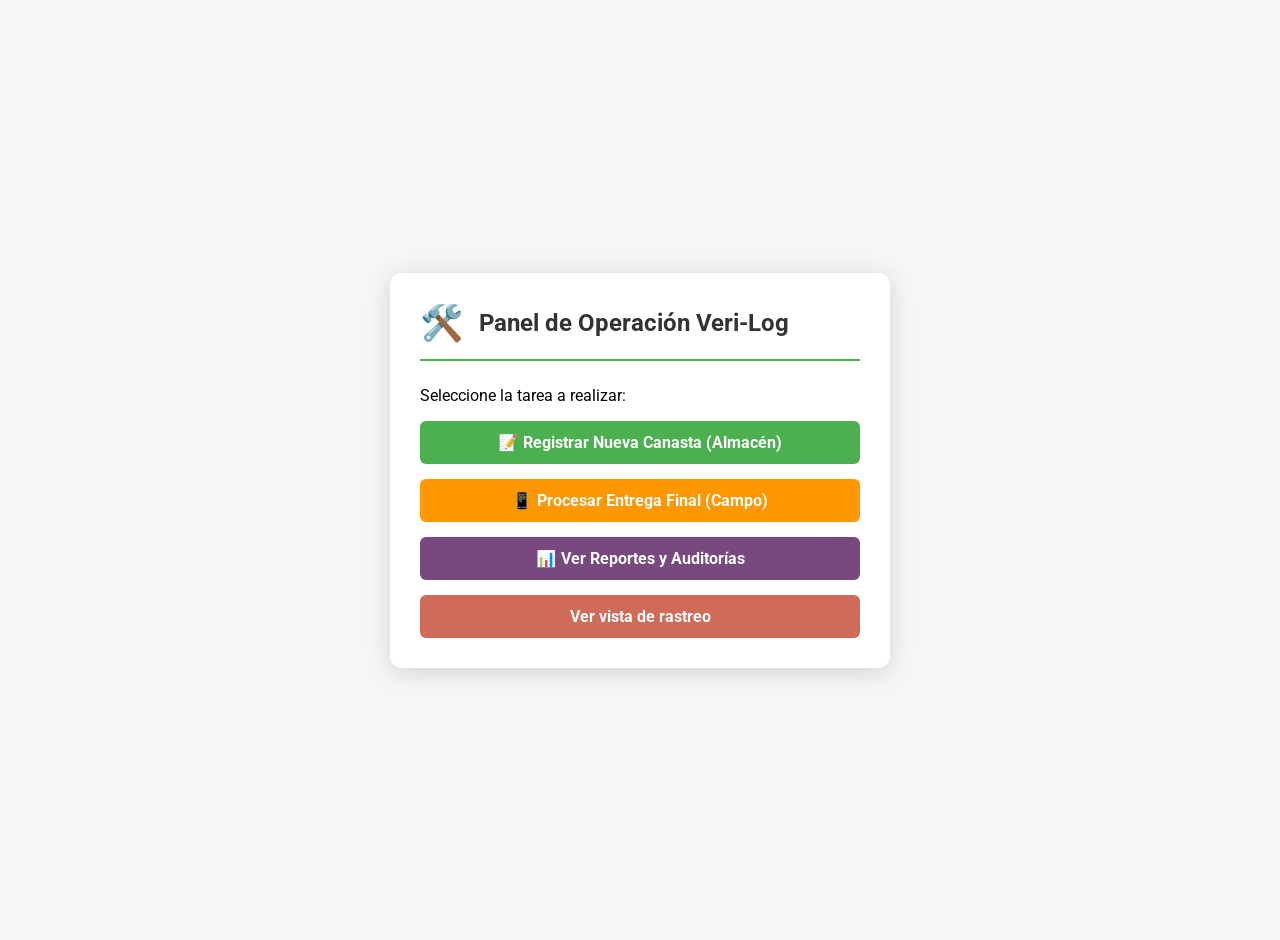
<file: index.html>
<!DOCTYPE html>
<html lang="es">
<head>
    <meta charset="UTF-8">
    <meta name="viewport" content="width=device-width, initial-scale=1.0">
    <title>Veri-Log - Panel de Operación</title>
    <link href="https://fonts.googleapis.com/css2?family=Roboto:wght@400;700&display=swap" rel="stylesheet">
    <link rel="stylesheet" href="styles.css">
    <script src="script.js" defer></script>
</head>
<body>

    <div class="container">
        <div class="header">
            <span class="logo">🛠️</span>
            <h1>Panel de Operación Veri-Log</h1>
        </div>
        <p>Seleccione la tarea a realizar:</p>
        <div class="delivery-actions">
             <a href="register.html" class="btn-primary">
                <span class="icon-mock icon-register"></span>
                Registrar Nueva Canasta (Almacén)
             </a>
             <a href="scan.html" class="btn-primary" style="background-color: #FF9800;">
                <span class="icon-mock icon-scan"></span>
                Procesar Entrega Final (Campo)
             </a>
             <a href="reportes.html" class="btn-primary" style="background-color: #78487e"> 
                <span class="icon-mock icon-report"></span>
                Ver Reportes y Auditorías
            </a>
            <a href="rastreo.html" class="btn-primary" style="background-color: #d06b59;""> 
                Ver vista de rastreo
            </a>
        </div>
    </div>

</body>
</html>
</file>
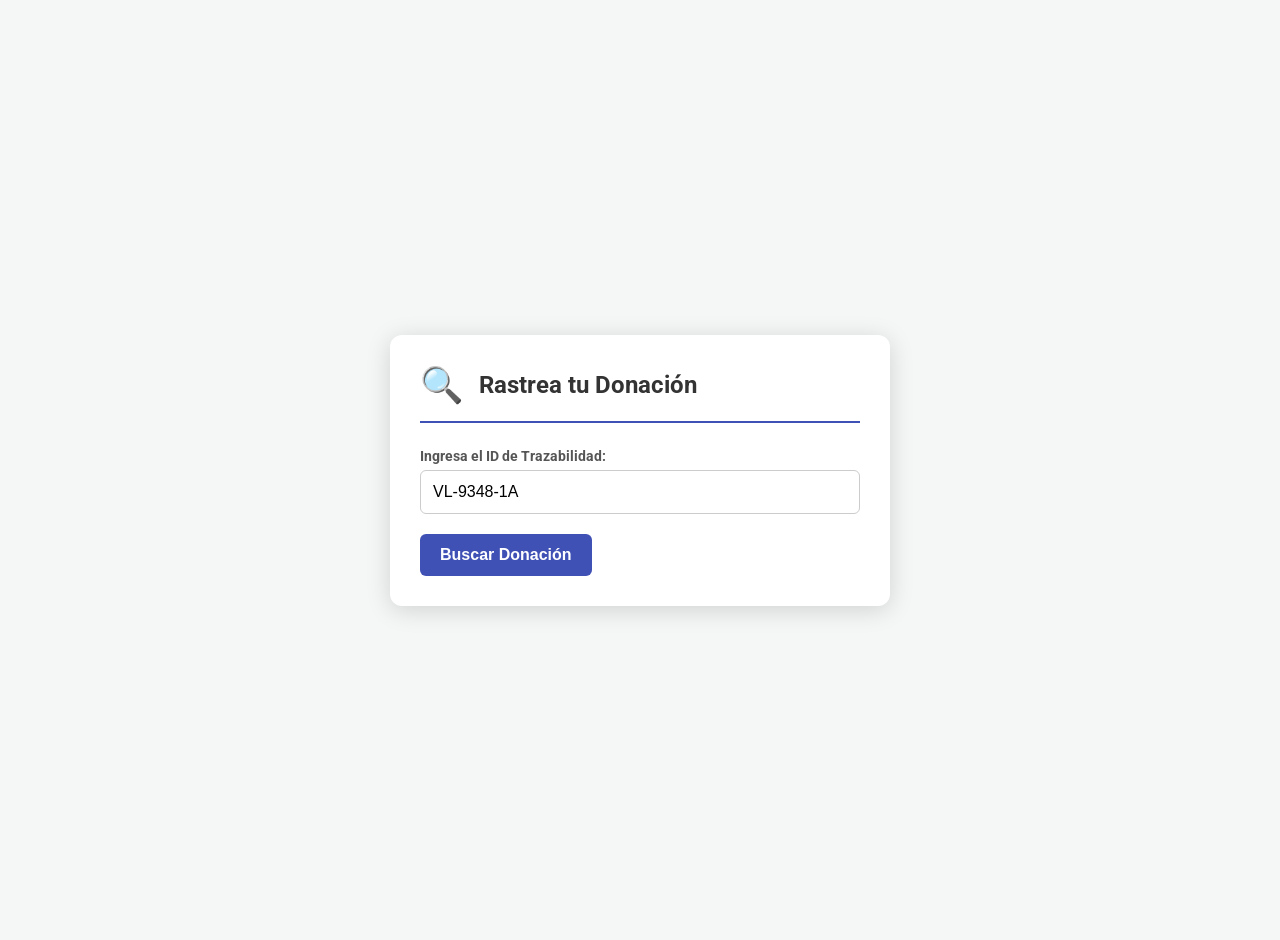
<file: rastreo.html>
<!DOCTYPE html>
<html lang="es">
<head>
    <meta charset="UTF-8">
    <meta name="viewport" content="width=device-width, initial-scale=1.0">
    <title>Veri-Log - Rastrea tu Donación</title>
    <link href="https://fonts.googleapis.com/css2?family=Roboto:wght@400;700&display=swap" rel="stylesheet">
    <link rel="stylesheet" href="styles.css">
    <script src="script.js" defer></script>
</head>
<body onload="initializeRastreo()">

    <div class="container">
        <div class="header" style="border-bottom-color: #3f51b5;">
            <span class="logo" style="color: #3f51b5;">🔍</span>
            <h1>Rastrea tu Donación</h1>
        </div>

        <form id="rastreo-form" onsubmit="trackDonation(event)">
            <div class="form-group">
                <label for="rastreo-id">Ingresa el ID de Trazabilidad: </label>
                <input type="text" id="rastreo-id" placeholder="Ej. VL-1061-1A" required value="VL-9348-1A">
            </div>
            <button type="submit" class="btn-primary btn-full" style="background-color: #3f51b5;">Buscar Donación</button>
        </form>

        <div id="rastreo-resultado" style="display: none; margin-top: 30px;">
            <h2>Estado de la Canasta: <span id="rastreo-id-mostrar"></span></h2>
            
            <div class="timeline">
                <div class="timeline-item done">
                    <span class="date">2025-11-26</span>
                    <p>✅ **Donación Registrada** (ID Creado, Inmutable)</p>
                </div>
                <div class="timeline-item current">
                    <span class="date">2025-11-27</span>
                    <p>📦 **En Almacén Central** (Verificación de Contenido)</p>
                </div>
                <div class="timeline-item pending">
                    <span class="date">Pendiente</span>
                    <p>🚚 **En Ruta de Entrega** (Asignación de Beneficiario)</p>
                </div>
                <div class="timeline-item pending">
                    <span class="date">Pendiente</span>
                    <p>🎉 **Entrega Finalizada** (Evidencia fotográfica adjunta)</p>
                </div>
            </div>

            <p style="margin-top: 20px;">
                <span style="font-weight: 700;">Próximo Paso:</span> La canasta será asignada a un sector de entrega.
            </p>
        </div>
    </div>

    <style>
        /* Estilos del Timeline de Rastreo */
        .timeline {
            border-left: 3px solid #ccc;
            padding-left: 20px;
            margin-top: 20px;
        }
        .timeline-item {
            position: relative;
            padding: 10px 0;
            line-height: 1.4;
        }
        .timeline-item::before {
            content: '';
            position: absolute;
            left: -29px;
            top: 15px;
            width: 15px;
            height: 15px;
            border-radius: 50%;
            background-color: #ccc;
            border: 3px solid white;
        }
        .timeline-item.done::before {
            background-color: #4CAF50; 
        }
        .timeline-item.current::before {
            background-color: #FF9800;
        }
        .timeline-item.pending::before {
            background-color: #f0f0f0;
        }
        .timeline-item p {
            margin: 0;
        }
        .timeline-item .date {
            display: block;
            font-size: 12px;
            color: #999;
        }
    </style>
</body>
</html>
</file>
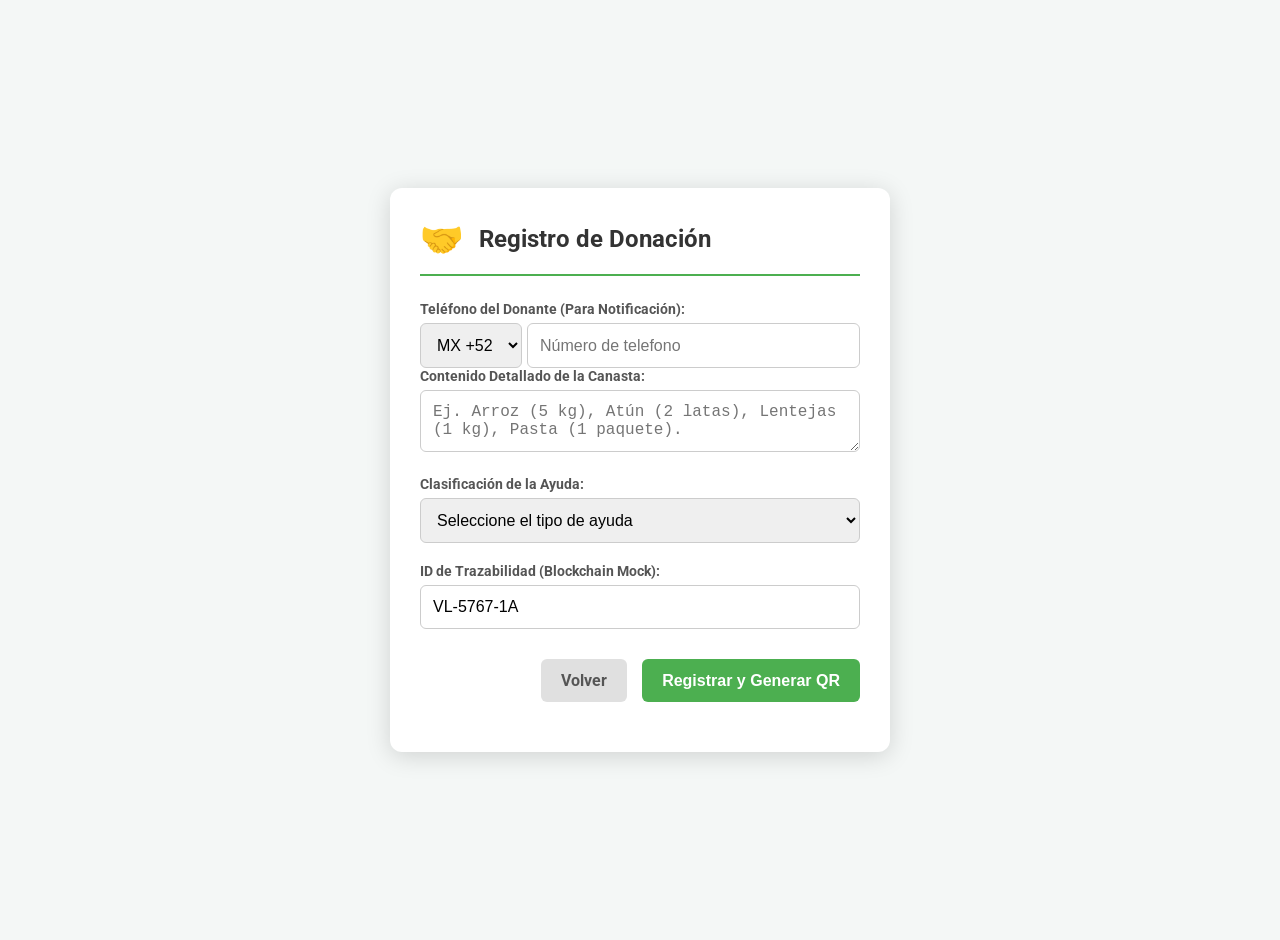
<file: register.html>
<!DOCTYPE html>
<html lang="es">
<head>
    <meta charset="UTF-8">
    <meta name="viewport" content="width=device-width, initial-scale=1.0">
    <title>Veri-Log - Registrar Canasta</title>
    <link href="https://fonts.googleapis.com/css2?family=Roboto:wght+400;700&display=swap" rel="stylesheet">
    <link rel="stylesheet" href="styles.css">
    <script src="script.js" defer></script>
</head>
<body onload="initializeRegisterScreen()">

    <div class="container">
        <div class="header">
            <span class="logo">🤝</span>
            <h1>Registro de Donación</h1>
        </div>

        <form onsubmit="registerCanasta(event)">
            <div class="form-group">
                <label for="reg-telefono">Teléfono del Donante (Para Notificación):</label>
                <div style="display: flex; gap: 5px;">
                    <select id="reg-lada" required style="width: auto;">
                        <option value="+52" disabled selected >MX +52</option>
                        <option value="+1">US +1</option>
                    </select>
                <input type="tel" id="reg-telefono" placeholder="Número de telefono" required style="flex-grow: 1;">
                </div>

            <div class="form-group">
                <label for="reg-contenido">Contenido Detallado de la Canasta:</label>
                <textarea id="reg-contenido" placeholder="Ej. Arroz (5 kg), Atún (2 latas), Lentejas (1 kg), Pasta (1 paquete)." required></textarea>
            </div>

            <div class="form-group">
                <label for="reg-clasificacion">Clasificación de la Ayuda:</label>
                <div class="select-wrapper">
                    <select id="reg-clasificacion" required>
                        <option value="" disabled selected>Seleccione el tipo de ayuda</option>
                        <option value="no-perecedero">Alimentos No Perecederos</option>
                        <option value="perecedero">Alimentos Perecederos</option>
                        <option value="kits-higiene">Kits de Higiene</option>
                    </select>
                </div>
            </div>

            <div class="form-group">
                <label for="reg-id">ID de Trazabilidad (Blockchain Mock):</label>
                <input type="text" id="reg-id" value="" readonly title="ID generado automáticamente, que será la clave del registro inmutable.">
            </div>


            <div class="actions">
                <a href="index.html" class="btn-secondary">Volver</a>
                <button type="submit" class="btn-primary">Registrar y Generar QR</button>
            </div>
        </form>
    </div>

</body>
</html>
</file>
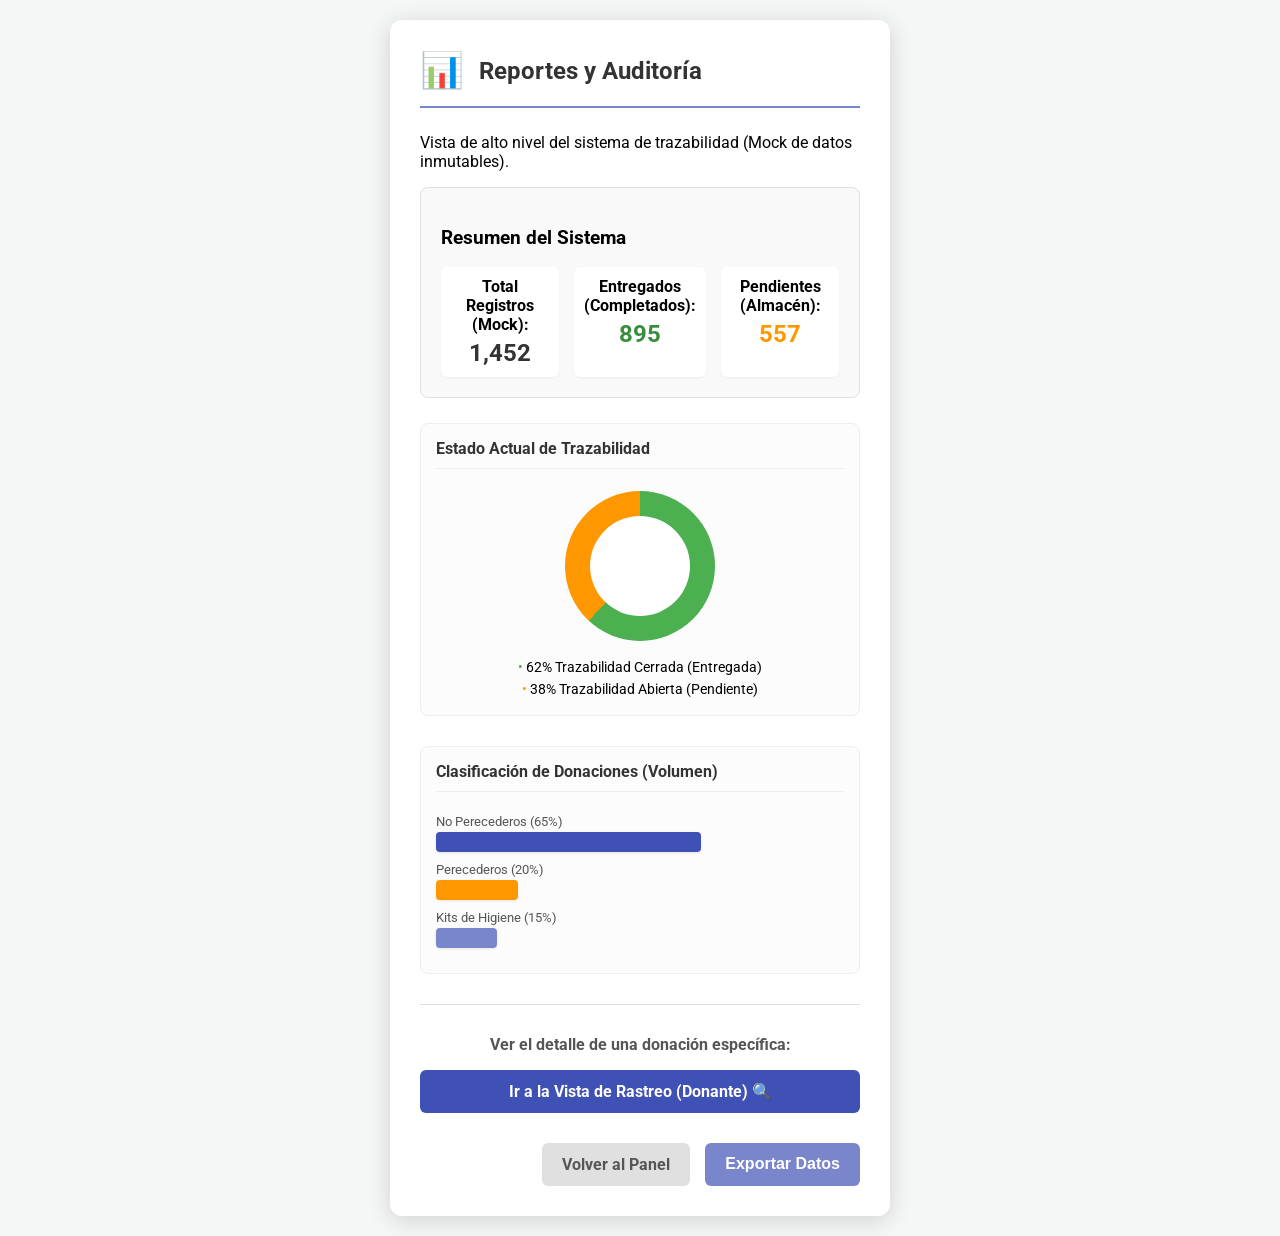
<file: reportes.html>
<!DOCTYPE html>
<html lang="es">
<head>
    <meta charset="UTF-8">
    <meta name="viewport" content="width=device-width, initial-scale=1.0">
    <title>Veri-Log - Reportes y Auditoría</title>
    <link href="https://fonts.googleapis.com/css2?family=Roboto:wght@400;700&display=swap" rel="stylesheet">
    <link rel="stylesheet" href="styles.css">
</head>
<body>

    <div class="container">
        <div class="header" style="border-bottom-color: #7986CB;">
            <span class="logo" style="color: #7986CB;">📊</span>
            <h1>Reportes y Auditoría</h1>
        </div>
        <p>Vista de alto nivel del sistema de trazabilidad (Mock de datos inmutables).</p>

        <div class="report-box" style="margin-bottom: 25px;">
            <h3>Resumen del Sistema</h3>
            <div class="grid-stats">
                <div class="stat-item">
                    <strong>Total Registros (Mock):</strong>
                    <div class="stat-value">1,452</div>
                </div>
                <div class="stat-item">
                    <strong>Entregados (Completados):</strong>
                    <div class="stat-value" style="color: #388e3c;">895</div>
                </div>
                <div class="stat-item">
                    <strong>Pendientes (Almacén):</strong>
                    <div class="stat-value" style="color: #FF9800;">557</div>
                </div>
            </div>
        </div>

        <div class="chart-section">
            <h4>Estado Actual de Trazabilidad</h4>
            <div class="donut-chart-mock">
                <div class="donut-slice complete" style="--p:62; --c:#4CAF50;">62%</div>
            </div>
            <div class="chart-legend">
                <span style="color:#4CAF50;">•</span> 62% Trazabilidad Cerrada (Entregada)
                <br>
                <span style="color:#FF9800;">•</span> 38% Trazabilidad Abierta (Pendiente)
            </div>
        </div>
        
        <div class="chart-section">
            <h4>Clasificación de Donaciones (Volumen)</h4>
            <div class="bar-chart-mock">
                <div class="bar-group">
                    <div class="bar-label">No Perecederos (65%)</div>
                    <div class="bar" style="width: 65%; background-color: #3f51b5;"></div>
                </div>
                <div class="bar-group">
                    <div class="bar-label">Perecederos (20%)</div>
                    <div class="bar" style="width: 20%; background-color: #FF9800;"></div>
                </div>
                <div class="bar-group">
                    <div class="bar-label">Kits de Higiene (15%)</div>
                    <div class="bar" style="width: 15%; background-color: #7986CB;"></div>
                </div>
            </div>
        </div>
        
        <hr style="border: 0; border-top: 1px solid #ddd; margin: 30px 0;">

        <div style="text-align: center;">
            <p style="font-weight: 700; color: #555;">Ver el detalle de una donación específica:</p>
            <a href="rastreo.html" class="btn-primary" style="background-color: #3f51b5;">
                Ir a la Vista de Rastreo (Donante) 🔍
            </a>
        </div>


        <div class="actions">
            <a href="index.html" class="btn-secondary">Volver al Panel</a>
            <button type="button" class="btn-primary" style="background-color: #7986CB;" onclick="alert('Simulación: Generando archivo CSV/PDF de auditoría.')">
                Exportar Datos
            </button>
        </div>
    </div>

    <style>
        /* --- ESTILOS DE GRÁFICAS --- */

        .chart-section {
            margin-bottom: 30px;
            padding: 15px;
            border: 1px solid #eee;
            border-radius: 8px;
            background-color: #fcfcfc;
        }

        h4 {
            color: #333;
            margin-top: 0;
            border-bottom: 1px solid #eee;
            padding-bottom: 10px;
        }

        /* 1. Bar Chart Mock */
        .bar-chart-mock {
            margin-top: 15px;
        }

        .bar-group {
            margin-bottom: 10px;
        }

        .bar-label {
            font-size: 13px;
            color: #555;
            margin-bottom: 3px;
        }

        .bar {
            height: 20px;
            border-radius: 4px;
            transition: width 0.5s ease-out; /* Mock de animación */
            box-shadow: 0 1px 3px rgba(0,0,0,0.1);
        }
        
        /* 2. Donut Chart Mock (Usa CSS Conic-Gradient) */
        .donut-chart-mock {
            width: 150px;
            height: 150px;
            margin: 15px auto;
            border-radius: 50%;
            position: relative;
            background: conic-gradient(#4CAF50 0% 62%, #FF9800 62% 100%); /* 62% vs 38% */
        }
        
        .donut-chart-mock::after {
            content: '';
            position: absolute;
            top: 25px;
            left: 25px;
            width: 100px;
            height: 100px;
            border-radius: 50%;
            background: white; /* Centro blanco */
        }

        .donut-slice {
            position: absolute;
            top: 50%;
            left: 50%;
            transform: translate(-50%, -50%);
            font-weight: 700;
            color: #4CAF50;
            font-size: 18px;
        }
        
        .chart-legend {
            text-align: center;
            font-size: 14px;
            line-height: 1.6;
        }


        /* Estilos ya existentes del contenedor (por si acaso no están en styles.css) */
        .report-box {
            padding: 20px;
            border: 1px solid #e0e0e0;
            border-radius: 8px;
            background-color: #f9f9f9;
        }
        .grid-stats {
            display: grid;
            grid-template-columns: repeat(3, 1fr);
            gap: 15px;
            margin-top: 15px;
            text-align: center;
        }
        .stat-item {
            padding: 10px;
            background-color: white;
            border-radius: 6px;
            box-shadow: 0 1px 3px rgba(0,0,0,0.05);
        }
        .stat-value {
            font-size: 24px;
            font-weight: 700;
            margin-top: 5px;
            color: #333;
        }
    </style>
</body>
</html>
</file>
<file: styles.css>
/* BASE & UTILIDADES */
body {
    font-family: 'Roboto', sans-serif;
    background-color: #f4f7f6;
    display: flex;
    justify-content: center;
    align-items: center;
    min-height: 100vh;
    margin: 0;
    padding: 20px;
}

.container {
    background-color: #ffffff;
    border-radius: 12px;
    box-shadow: 0 4px 25px rgba(0, 0, 0, 0.15);
    width: 100%;
    max-width: 500px;
    padding: 30px;
    box-sizing: border-box;
}

.header {
    display: flex;
    align-items: center;
    margin-bottom: 25px;
    padding-bottom: 15px;
    border-bottom: 2px solid #4CAF50; /* Verde ODS 2 */
}

.logo {
    font-size: 35px;
    margin-right: 15px;
    color: #4CAF50;
}

h1 {
    color: #333;
    font-weight: 700;
    font-size: 24px;
    margin: 0;
}

/* FORMULARIOS Y BOTONES */
.form-group {
    margin-bottom: 20px;
}

label {
    display: block;
    margin-bottom: 6px;
    color: #555;
    font-weight: 700;
    font-size: 14px;
}

input:not([type="checkbox"]), textarea, select {
    width: 100%;
    padding: 12px;
    border: 1px solid #ccc;
    border-radius: 6px;
    box-sizing: border-box;
    font-size: 16px;
    transition: border-color 0.3s;
}

input:focus, textarea:focus, select:focus {
    border-color: #4CAF50;
    box-shadow: 0 0 5px rgba(76, 175, 80, 0.5);
    outline: none;
}

.actions {
    display: flex;
    justify-content: flex-end;
    gap: 15px;
    margin-top: 30px;
}

button, a.btn-primary, a.btn-secondary {
    padding: 12px 20px;
    border: none;
    border-radius: 6px;
    cursor: pointer;
    font-size: 16px;
    font-weight: 700;
    transition: background-color 0.3s;
    text-decoration: none; /* Para enlaces */
    text-align: center;
    display: flex;
    align-items: center;
    justify-content: center;
}

.btn-secondary {
    background-color: #e0e0e0;
    color: #555;
}

.btn-primary {
    background-color: #4CAF50;
    color: white;
}

.delivery-actions {
    display: flex;
    flex-direction: column;
    gap: 15px;
}

/* ELEMENTOS DE PROTOTIPO */
.tracking-id {
    background-color: #f0f8f0;
    border: 1px dashed #4CAF50;
    padding: 10px;
    margin: 15px 0 30px;
    border-radius: 4px;
    font-weight: 700;
    color: #388e3c;
    text-align: center;
}

.qr-mock {
    background-color: #f0f0f0;
    border: 1px solid #ddd;
    height: 150px;
    width: 150px;
    margin: 20px auto;
    display: flex;
    flex-direction: column;
    justify-content: center;
    align-items: center;
    font-size: 12px;
    color: #555;
}

.mock-preview {
    background-color: #f0f0f0;
    border: 2px dashed #ccc;
    height: 200px;
    display: flex;
    justify-content: center;
    align-items: center;
    color: #999;
    font-style: italic;
    border-radius: 6px;
    margin-bottom: 15px;
}

.mock2-preview {
    background-color: #f0f0f0;
    border: 2px dashed #ccc;
    height: 180px;
    display: flex;
    justify-content: center;
    align-items: center;
    color: #999;
    font-style: italic;
    border-radius: 6px;
}

/* Iconos (Mockeados con texto/emoji para simplicidad) */
.icon-mock::before { font-family: Arial, sans-serif; font-weight: 900; margin-right: 5px;}
.icon-camera::before { content: "📷 "; }
.icon-check::before { content: "✅ "; }
.icon-scan::before { content: "📱 "; }
.icon-print::before { content: "🖨️ "; }
.icon-report::before { content: "📊 "; }
.icon-register::before { content: "📝 "; }
.icon-delivery::before { content: "🚚 "; }
</file>
